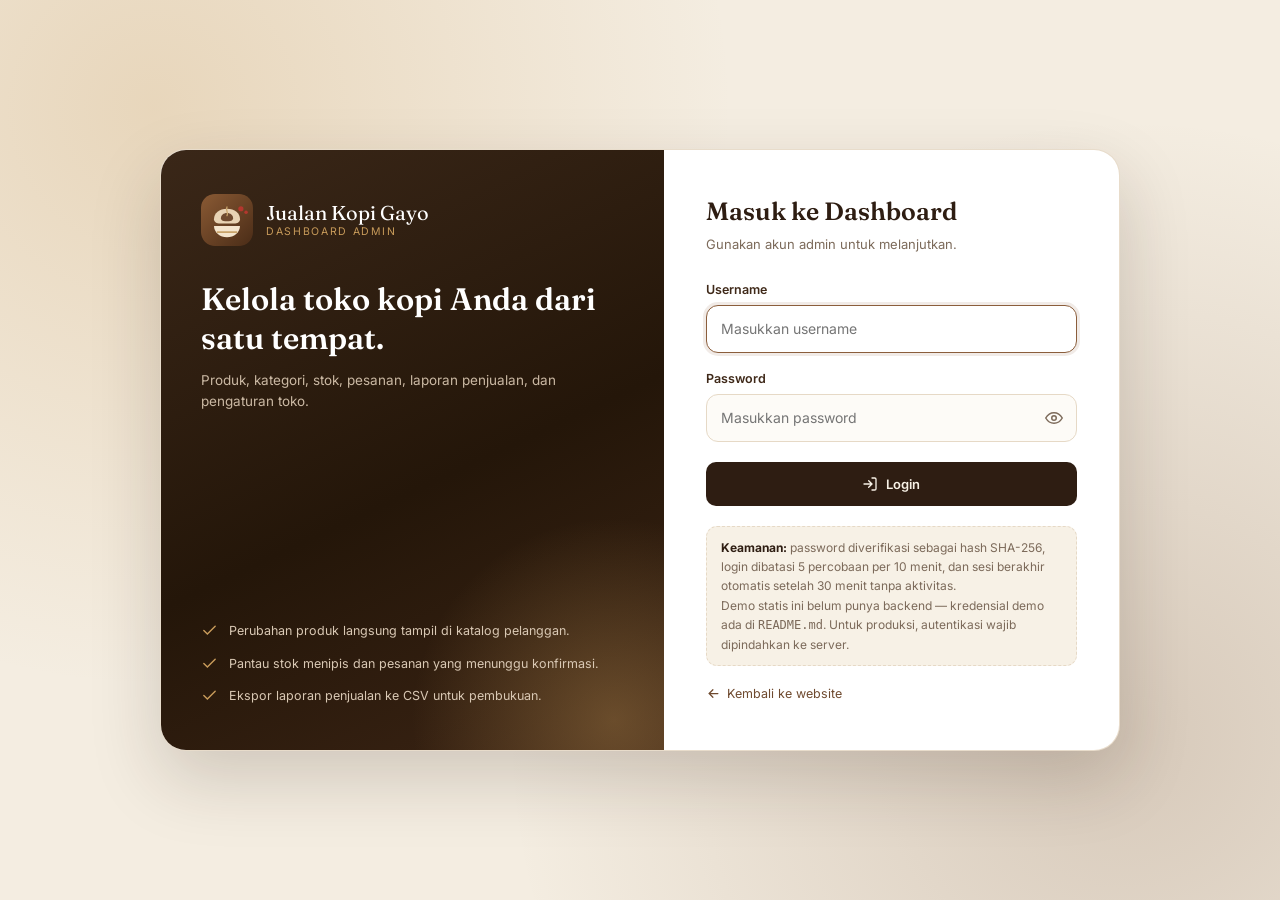
<file: admin.html>
<!DOCTYPE html>
<html lang="id">
<head>
  <meta charset="UTF-8" />
  <meta name="viewport" content="width=device-width, initial-scale=1.0" />
  <title>Dashboard Admin — Jualan Kopi Gayo</title>
  <meta name="robots" content="noindex, nofollow" />
  <link rel="icon" href="assets/logo.svg" type="image/svg+xml" />
  <link rel="preconnect" href="https://fonts.googleapis.com" />
  <link rel="preconnect" href="https://fonts.gstatic.com" crossorigin />
  <link href="https://fonts.googleapis.com/css2?family=Fraunces:opsz,wght@9..144,500;9..144,600&family=Inter:wght@400;500;600;700&display=swap" rel="stylesheet" />
  <link rel="stylesheet" href="css/admin.css" />
</head>
<body>
  <!-- ============ LOGIN ============ -->
  <section class="login-page" id="loginView">
    <div class="login-card">
      <div class="login-brand">
        <div class="brand-row">
          <img src="assets/logo.svg" alt="Logo Jualan Kopi Gayo" id="loginLogo" />
          <div>
            <div class="brand-name" id="loginBrandName">Jualan Kopi Gayo</div>
            <div class="brand-sub">Dashboard Admin</div>
          </div>
        </div>
        <h1>Kelola toko kopi Anda dari satu tempat.</h1>
        <p>Produk, kategori, stok, pesanan, laporan penjualan, dan pengaturan toko.</p>
        <ul class="login-points">
          <li>
            <svg viewBox="0 0 24 24" fill="none" stroke="currentColor" stroke-width="2" stroke-linecap="round"><path d="M20 6L9 17l-5-5"/></svg>
            <span>Perubahan produk langsung tampil di katalog pelanggan.</span>
          </li>
          <li>
            <svg viewBox="0 0 24 24" fill="none" stroke="currentColor" stroke-width="2" stroke-linecap="round"><path d="M20 6L9 17l-5-5"/></svg>
            <span>Pantau stok menipis dan pesanan yang menunggu konfirmasi.</span>
          </li>
          <li>
            <svg viewBox="0 0 24 24" fill="none" stroke="currentColor" stroke-width="2" stroke-linecap="round"><path d="M20 6L9 17l-5-5"/></svg>
            <span>Ekspor laporan penjualan ke CSV untuk pembukuan.</span>
          </li>
        </ul>
      </div>

      <div class="login-form-wrap">
        <h2>Masuk ke Dashboard</h2>
        <p>Gunakan akun admin untuk melanjutkan.</p>

        <div class="login-error" id="loginError" role="alert">
          <svg viewBox="0 0 24 24" fill="none" stroke="currentColor" stroke-width="2" stroke-linecap="round"><circle cx="12" cy="12" r="10"/><path d="M12 8v4M12 16h.01"/></svg>
          <span>Username atau password salah. Silakan coba lagi.</span>
        </div>

        <form id="loginForm" novalidate>
          <div class="form-group">
            <label for="loginUsername">Username</label>
            <div class="input-wrap">
              <input type="text" id="loginUsername" placeholder="Masukkan username" autocomplete="username" autocapitalize="none" spellcheck="false" />
            </div>
          </div>
          <div class="form-group">
            <label for="loginPassword">Password</label>
            <div class="input-wrap">
              <input type="password" id="loginPassword" placeholder="Masukkan password" autocomplete="current-password" />
              <button type="button" class="toggle-pass" id="togglePassword" aria-label="Tampilkan password" aria-pressed="false">
                <svg id="eyeIcon" viewBox="0 0 24 24" fill="none" stroke="currentColor" stroke-width="2" stroke-linecap="round"><path d="M1 12s4-7 11-7 11 7 11 7-4 7-11 7-11-7-11-7z"/><circle cx="12" cy="12" r="3"/></svg>
              </button>
            </div>
          </div>
          <button class="btn btn-primary btn-block" type="submit" style="height:44px;margin-top:4px">
            <svg viewBox="0 0 24 24" fill="none" stroke="currentColor" stroke-width="2" stroke-linecap="round"><path d="M15 3h4a2 2 0 0 1 2 2v14a2 2 0 0 1-2 2h-4"/><path d="M10 17l5-5-5-5M15 12H3"/></svg>
            Login
          </button>
        </form>

        <div class="login-hint">
          <strong>Keamanan:</strong> password diverifikasi sebagai hash SHA-256, login dibatasi 5 percobaan per 10 menit, dan sesi berakhir otomatis setelah 30 menit tanpa aktivitas.<br />
          Demo statis ini belum punya backend — kredensial demo ada di <code>README.md</code>. Untuk produksi, autentikasi wajib dipindahkan ke server.
        </div>

        <a class="login-back" href="index.html">
          <svg viewBox="0 0 24 24" fill="none" stroke="currentColor" stroke-width="2" stroke-linecap="round"><path d="M19 12H5M11 18l-6-6 6-6"/></svg>
          Kembali ke website
        </a>
      </div>
    </div>
  </section>

  <!-- ============ APP ============ -->
  <div class="app" id="appView" hidden>
    <aside class="sidebar" id="sidebar" aria-label="Navigasi dashboard">
      <div class="sidebar-brand">
        <img src="assets/logo.svg" alt="Logo toko" id="sidebarLogo" />
        <div class="sidebar-brand-text">
          <strong id="sidebarStoreName">Jualan Kopi Gayo</strong>
          <span>Admin Panel</span>
        </div>
      </div>

      <nav class="side-nav">
        <div class="side-section-label">Menu Utama</div>
        <button class="side-link active" data-view="dashboard" type="button">
          <svg viewBox="0 0 24 24" fill="none" stroke="currentColor" stroke-width="2" stroke-linecap="round"><rect x="3" y="3" width="7" height="9" rx="1.5"/><rect x="14" y="3" width="7" height="5" rx="1.5"/><rect x="14" y="12" width="7" height="9" rx="1.5"/><rect x="3" y="16" width="7" height="5" rx="1.5"/></svg>
          <span>Dashboard</span>
        </button>
        <button class="side-link" data-view="produk" type="button">
          <svg viewBox="0 0 24 24" fill="none" stroke="currentColor" stroke-width="2" stroke-linecap="round"><path d="M21 8l-9-5-9 5 9 5 9-5z"/><path d="M3 8v8l9 5 9-5V8"/><path d="M12 13v8"/></svg>
          <span>Kelola Produk</span>
        </button>
        <button class="side-link" data-view="kategori" type="button">
          <svg viewBox="0 0 24 24" fill="none" stroke="currentColor" stroke-width="2" stroke-linecap="round"><path d="M20.6 13.4L11 3.8A2 2 0 0 0 9.6 3H4a1 1 0 0 0-1 1v5.6a2 2 0 0 0 .6 1.4l9.6 9.6a2 2 0 0 0 2.8 0l4.6-4.6a2 2 0 0 0 0-2.6z"/><circle cx="7.5" cy="7.5" r="1.2"/></svg>
          <span>Kategori Produk</span>
        </button>
        <button class="side-link" data-view="stok" type="button">
          <svg viewBox="0 0 24 24" fill="none" stroke="currentColor" stroke-width="2" stroke-linecap="round"><path d="M3 7l9-4 9 4v10l-9 4-9-4z"/><path d="M3 7l9 4 9-4M12 11v10"/></svg>
          <span>Stok Produk</span>
        </button>
        <button class="side-link" data-view="pesanan" type="button">
          <svg viewBox="0 0 24 24" fill="none" stroke="currentColor" stroke-width="2" stroke-linecap="round"><circle cx="9" cy="21" r="1"/><circle cx="20" cy="21" r="1"/><path d="M1 1h4l2.7 13.4a2 2 0 0 0 2 1.6h9.7a2 2 0 0 0 2-1.6L23 6H6"/></svg>
          <span>Pesanan</span>
          <span class="side-badge" id="pendingBadge" hidden>0</span>
        </button>

        <div class="side-section-label">Analitik &amp; Toko</div>
        <button class="side-link" data-view="laporan" type="button">
          <svg viewBox="0 0 24 24" fill="none" stroke="currentColor" stroke-width="2" stroke-linecap="round"><path d="M3 3v18h18"/><path d="M7 15l4-5 3 3 5-7"/></svg>
          <span>Laporan Penjualan</span>
        </button>
        <button class="side-link" data-view="pengaturan" type="button">
          <svg viewBox="0 0 24 24" fill="none" stroke="currentColor" stroke-width="2" stroke-linecap="round"><circle cx="12" cy="12" r="3"/><path d="M19.4 15a1.6 1.6 0 0 0 .3 1.8l.1.1a2 2 0 1 1-2.8 2.8l-.1-.1a1.6 1.6 0 0 0-1.8-.3 1.6 1.6 0 0 0-1 1.5V21a2 2 0 1 1-4 0v-.1A1.6 1.6 0 0 0 9 19.4a1.6 1.6 0 0 0-1.8.3l-.1.1a2 2 0 1 1-2.8-2.8l.1-.1a1.6 1.6 0 0 0 .3-1.8 1.6 1.6 0 0 0-1.5-1H3a2 2 0 1 1 0-4h.1A1.6 1.6 0 0 0 4.6 9a1.6 1.6 0 0 0-.3-1.8l-.1-.1a2 2 0 1 1 2.8-2.8l.1.1a1.6 1.6 0 0 0 1.8.3H9a1.6 1.6 0 0 0 1-1.5V3a2 2 0 1 1 4 0v.1a1.6 1.6 0 0 0 1 1.5 1.6 1.6 0 0 0 1.8-.3l.1-.1a2 2 0 1 1 2.8 2.8l-.1.1a1.6 1.6 0 0 0-.3 1.8V9a1.6 1.6 0 0 0 1.5 1H21a2 2 0 1 1 0 4h-.1a1.6 1.6 0 0 0-1.5 1z"/></svg>
          <span>Pengaturan Toko</span>
        </button>
      </nav>

      <div class="sidebar-foot">
        <button class="side-link" id="logoutSide" type="button">
          <svg viewBox="0 0 24 24" fill="none" stroke="currentColor" stroke-width="2" stroke-linecap="round"><path d="M9 21H5a2 2 0 0 1-2-2V5a2 2 0 0 1 2-2h4"/><path d="M16 17l5-5-5-5M21 12H9"/></svg>
          <span>Logout</span>
        </button>
        <small>Demo · data lokal browser</small>
      </div>
    </aside>

    <div class="overlay-backdrop" id="sidebarOverlay"></div>

    <div class="app-main">
      <header class="topbar">
        <button class="btn-icon menu-btn" id="menuToggle" type="button" aria-label="Buka menu">
          <svg viewBox="0 0 24 24" fill="none" stroke="currentColor" stroke-width="2" stroke-linecap="round"><path d="M3 6h18M3 12h18M3 18h18"/></svg>
        </button>
        <button class="btn-icon menu-btn" id="sidebarCollapse" type="button" aria-label="Ciutkan sidebar" title="Ciutkan sidebar" style="display:none">
          <svg viewBox="0 0 24 24" fill="none" stroke="currentColor" stroke-width="2" stroke-linecap="round"><path d="M9 18l6-6-6-6"/></svg>
        </button>
        <div class="topbar-titles">
          <h1 id="pageTitle">Ringkasan Dashboard</h1>
          <p id="pageSubtitle">Pantau performa toko kopi Anda</p>
        </div>
        <div class="topbar-right">
          <div class="clock">
            <strong id="clockTime">--:--:--</strong>
            <span id="clockDate">—</span>
          </div>
          <div class="admin-chip">
            <span class="avatar" id="adminAvatar">A</span>
            <div class="admin-chip-text">
              <strong id="adminName">Admin</strong>
              <span>Pemilik toko</span>
            </div>
          </div>
          <button class="btn-icon danger" id="logoutBtn" type="button" aria-label="Logout" title="Logout">
            <svg viewBox="0 0 24 24" fill="none" stroke="currentColor" stroke-width="2" stroke-linecap="round"><path d="M9 21H5a2 2 0 0 1-2-2V5a2 2 0 0 1 2-2h4"/><path d="M16 17l5-5-5-5M21 12H9"/></svg>
          </button>
        </div>
      </header>

      <main class="view-wrap">
        <div id="view" class="view" aria-live="polite"></div>
      </main>
    </div>
  </div>

  <div class="modal-root" id="modalRoot" aria-hidden="true"></div>
  <div class="toast-stack" id="toastStack" aria-live="polite"></div>

  <script src="js/security.js"></script>
  <script src="js/data.js"></script>
  <script src="js/store.js"></script>
  <script src="js/admin.js"></script>
</body>
</html>
</file>
<file: css/admin.css>
/* =========================================================
   Jualan Kopi Gayo — Dashboard Admin
   ========================================================= */
:root {
  --dark: #2E1D12;
  --dark-2: #3F2919;
  --coffee: #6F4A2F;
  --coffee-2: #8B5E3C;
  --gold: #C89B5A;
  --cream: #F7F1E6;
  --cream-2: #EFE4D2;
  --white: #FFFFFF;
  --ink: #33251B;
  --muted: #7C6A5A;
  --green: #2F7D53;
  --green-bg: #E4F1E9;
  --red: #B4372E;
  --red-bg: #FBE8E6;
  --amber: #9A6B1F;
  --amber-bg: #FBF0DC;
  --blue: #2C5F86;
  --blue-bg: #E4EEF6;
  --line: #E6D9C6;
  --shadow-sm: 0 1px 3px rgba(46, 29, 18, .07);
  --shadow: 0 12px 32px rgba(46, 29, 18, .1);
  --sidebar-w: 262px;
  --sidebar-w-collapsed: 86px;
  --font-body: "Inter", "Segoe UI", system-ui, -apple-system, sans-serif;
  --font-head: "Fraunces", Georgia, serif;
}

* { box-sizing: border-box; }
html, body { height: 100%; }
body {
  margin: 0;
  font-family: var(--font-body);
  background: #F6F1E8;
  color: var(--ink);
  font-size: 14px;
  line-height: 1.55;
  -webkit-font-smoothing: antialiased;
}
h1, h2, h3, h4 { margin: 0; font-family: var(--font-head); color: var(--dark); font-weight: 600; line-height: 1.25; }
a { color: inherit; text-decoration: none; }
button, input, select, textarea { font: inherit; color: inherit; }
button { cursor: pointer; }
img { max-width: 100%; display: block; }
ul { margin: 0; padding: 0; list-style: none; }
[hidden] { display: none !important; }
::selection { background: rgba(200, 155, 90, .35); }

::-webkit-scrollbar { width: 10px; height: 10px; }
::-webkit-scrollbar-thumb { background: #CFBEA9; border-radius: 8px; border: 3px solid transparent; background-clip: content-box; }
::-webkit-scrollbar-thumb:hover { background: #B7A38A; background-clip: content-box; }

/* ---------------- Login ---------------- */
.login-page {
  min-height: 100vh;
  display: grid;
  place-items: center;
  padding: 28px 20px;
  background:
    radial-gradient(circle at 12% 12%, rgba(200, 155, 90, .28), transparent 42%),
    radial-gradient(circle at 88% 82%, rgba(111, 74, 47, .22), transparent 46%),
    #F4EDE1;
}
.login-card {
  width: min(960px, 100%);
  display: grid;
  grid-template-columns: 1.05fr .95fr;
  background: var(--white);
  border-radius: 26px;
  overflow: hidden;
  box-shadow: 0 28px 70px rgba(46, 29, 18, .18);
  border: 1px solid rgba(230, 217, 198, .9);
}
.login-brand {
  background: linear-gradient(155deg, #3A2718 0%, #241609 55%, #3B2414 100%);
  color: #EBDCC7;
  padding: 44px 40px;
  position: relative;
  overflow: hidden;
  display: flex;
  flex-direction: column;
}
.login-brand::after {
  content: "";
  position: absolute;
  width: 420px;
  height: 420px;
  border-radius: 50%;
  right: -160px;
  bottom: -180px;
  background: radial-gradient(circle, rgba(200, 155, 90, .35), transparent 68%);
}
.login-brand .brand-row { display: flex; align-items: center; gap: 13px; position: relative; z-index: 1; }
.login-brand img { width: 52px; height: 52px; border-radius: 14px; }
.login-brand .brand-name { font-family: var(--font-head); font-size: 20px; color: #fff; line-height: 1.15; }
.login-brand .brand-sub { font-size: 10.5px; letter-spacing: .16em; text-transform: uppercase; color: var(--gold); }
.login-brand h1 { color: #fff; font-size: 31px; margin: 34px 0 12px; position: relative; z-index: 1; }
.login-brand p { color: #CBB9A4; font-size: 13.5px; margin: 0 0 26px; position: relative; z-index: 1; }
.login-points { display: grid; gap: 13px; position: relative; z-index: 1; margin-top: auto; }
.login-points li { display: flex; gap: 11px; align-items: flex-start; font-size: 12.5px; color: #D9C8B4; }
.login-points svg { width: 17px; height: 17px; color: var(--gold); flex-shrink: 0; margin-top: 1px; }
.login-form-wrap { padding: 46px 42px; display: flex; flex-direction: column; justify-content: center; }
.login-form-wrap h2 { font-size: 25px; margin-bottom: 6px; }
.login-form-wrap > p { color: var(--muted); font-size: 13px; margin: 0 0 26px; }
.form-group { display: grid; gap: 6px; margin-bottom: 16px; }
.form-group label { font-size: 12.5px; font-weight: 600; color: var(--dark-2); }
.input-wrap { position: relative; }
.input-wrap input {
  width: 100%;
  padding: 12px 14px;
  border-radius: 12px;
  border: 1px solid var(--line);
  background: #FDFBF7;
  outline: none;
  transition: border-color .16s ease, box-shadow .16s ease;
  font-size: 14px;
}
.input-wrap input:focus { border-color: var(--coffee-2); box-shadow: 0 0 0 3px rgba(139, 94, 60, .12); background: #fff; }
.input-wrap input[type="password"], .input-wrap input.has-toggle { padding-right: 46px; }
.toggle-pass {
  position: absolute;
  right: 6px;
  top: 50%;
  transform: translateY(-50%);
  width: 34px;
  height: 34px;
  border: none;
  background: transparent;
  border-radius: 8px;
  display: grid;
  place-items: center;
  color: var(--muted);
}
.toggle-pass:hover { background: var(--cream); color: var(--coffee); }
.toggle-pass svg { width: 18px; height: 18px; }
.login-error {
  display: none;
  gap: 8px;
  align-items: flex-start;
  background: var(--red-bg);
  color: #8C2A22;
  border-radius: 11px;
  padding: 10px 13px;
  font-size: 12.5px;
  margin-bottom: 16px;
  border: 1px solid #F2CFCB;
}
.login-error.show { display: flex; }
.login-error svg { width: 16px; height: 16px; flex-shrink: 0; margin-top: 1px; }
.login-hint {
  margin-top: 20px;
  font-size: 12px;
  color: var(--muted);
  background: var(--cream);
  border: 1px dashed var(--line);
  border-radius: 11px;
  padding: 11px 14px;
  line-height: 1.6;
}
.login-hint strong { color: var(--dark); }
.login-back { margin-top: 18px; font-size: 12.5px; color: var(--coffee); display: inline-flex; align-items: center; gap: 6px; }
.login-back:hover { text-decoration: underline; }
.login-back svg { width: 15px; height: 15px; }

/* ---------------- Buttons ---------------- */
.btn {
  display: inline-flex;
  align-items: center;
  justify-content: center;
  gap: 8px;
  padding: 10px 17px;
  border-radius: 10px;
  border: 1px solid transparent;
  font-size: 13px;
  font-weight: 600;
  transition: background .16s ease, border-color .16s ease, color .16s ease, transform .16s ease;
  white-space: nowrap;
}
.btn:active { transform: translateY(1px); }
.btn svg { width: 16px; height: 16px; }
.btn-primary { background: var(--dark); color: var(--cream); }
.btn-primary:hover { background: var(--coffee); }
.btn-outline { background: var(--white); border-color: var(--line); color: var(--dark-2); }
.btn-outline:hover { border-color: var(--coffee-2); background: #FBF7F0; }
.btn-danger { background: var(--red); color: #fff; }
.btn-danger:hover { background: #9C2C24; }
.btn-ghost { background: transparent; color: var(--coffee); }
.btn-ghost:hover { background: rgba(111, 74, 47, .08); }
.btn-sm { padding: 7px 12px; font-size: 12px; border-radius: 8px; }
.btn-sm svg { width: 14px; height: 14px; }
.btn-block { width: 100%; }
.btn[disabled] { opacity: .5; cursor: not-allowed; }
.btn-icon {
  width: 34px;
  height: 34px;
  padding: 0;
  border-radius: 9px;
  border: 1px solid var(--line);
  background: var(--white);
  color: var(--coffee);
  display: inline-grid;
  place-items: center;
}
.btn-icon:hover { background: var(--cream); border-color: #D6C3AA; }
.btn-icon.danger:hover { background: var(--red-bg); color: var(--red); border-color: #F0CCC8; }
.btn-icon svg { width: 15px; height: 15px; }

/* ---------------- Layout ---------------- */
.app { display: flex; min-height: 100vh; }
.sidebar {
  position: fixed;
  inset: 0 auto 0 0;
  width: var(--sidebar-w);
  background: linear-gradient(180deg, #2E1D12 0%, #241610 60%, #1E120C 100%);
  color: #CBB9A4;
  display: flex;
  flex-direction: column;
  z-index: 60;
  transition: width .22s ease, transform .25s ease;
  overflow: hidden;
}
.sidebar-brand {
  display: flex;
  align-items: center;
  gap: 12px;
  padding: 22px 20px 20px;
  border-bottom: 1px solid rgba(255, 255, 255, .08);
  min-height: 84px;
}
.sidebar-brand img { width: 42px; height: 42px; border-radius: 12px; flex-shrink: 0; }
.sidebar-brand-text { min-width: 0; }
.sidebar-brand-text strong { display: block; color: #fff; font-family: var(--font-head); font-size: 16px; font-weight: 600; white-space: nowrap; overflow: hidden; text-overflow: ellipsis; }
.sidebar-brand-text span { font-size: 10px; letter-spacing: .14em; text-transform: uppercase; color: var(--gold); white-space: nowrap; }
.side-nav { padding: 16px 12px; display: grid; gap: 4px; overflow-y: auto; flex: 1; }
.side-section-label {
  font-size: 9.5px;
  letter-spacing: .16em;
  text-transform: uppercase;
  color: #8C7460;
  padding: 10px 12px 6px;
  white-space: nowrap;
}
.side-link {
  display: flex;
  align-items: center;
  gap: 12px;
  padding: 10px 12px;
  border-radius: 10px;
  border: none;
  background: transparent;
  color: #C6B4A0;
  font-size: 13.5px;
  text-align: left;
  position: relative;
  transition: background .15s ease, color .15s ease;
  width: 100%;
}
.side-link svg { width: 18px; height: 18px; flex-shrink: 0; opacity: .85; }
.side-link:hover { background: rgba(255, 255, 255, .06); color: #fff; }
.side-link.active { background: rgba(200, 155, 90, .16); color: #fff; }
.side-link.active::before {
  content: "";
  position: absolute;
  left: 0;
  top: 8px;
  bottom: 8px;
  width: 3px;
  border-radius: 0 3px 3px 0;
  background: var(--gold);
}
.side-link.active svg { color: var(--gold); opacity: 1; }
.side-link .side-badge {
  margin-left: auto;
  background: var(--red);
  color: #fff;
  font-size: 10px;
  font-weight: 700;
  padding: 1px 7px;
  border-radius: 999px;
}
.sidebar-foot { padding: 14px 12px 18px; border-top: 1px solid rgba(255, 255, 255, .08); }
.sidebar-foot .side-link:hover { background: rgba(180, 55, 46, .18); color: #FFD9D4; }
.sidebar-foot small { display: block; color: #7E6753; font-size: 10.5px; padding: 8px 12px 0; white-space: nowrap; }

.sidebar-collapsed .sidebar { width: var(--sidebar-w-collapsed); }
.sidebar-collapsed .sidebar-brand-text,
.sidebar-collapsed .side-link span,
.sidebar-collapsed .side-section-label,
.sidebar-collapsed .sidebar-foot small,
.sidebar-collapsed .side-badge { display: none; }
.sidebar-collapsed .sidebar-brand { justify-content: center; padding-inline: 12px; }
.sidebar-collapsed .side-link { justify-content: center; padding: 12px; }
.sidebar-collapsed .sidebar-foot { padding-inline: 12px; }
.sidebar-collapsed .app-main { margin-left: var(--sidebar-w-collapsed); }

.app-main { margin-left: var(--sidebar-w); flex: 1; min-width: 0; transition: margin .22s ease; display: flex; flex-direction: column; }

.topbar {
  position: sticky;
  top: 0;
  z-index: 40;
  background: rgba(255, 255, 255, .92);
  backdrop-filter: blur(10px);
  border-bottom: 1px solid var(--line);
  padding: 13px 26px;
  display: flex;
  align-items: center;
  gap: 16px;
}
.menu-btn { display: none; }
.topbar-titles { min-width: 0; }
.topbar-titles h1 { font-size: 21px; white-space: nowrap; overflow: hidden; text-overflow: ellipsis; }
.topbar-titles p { margin: 1px 0 0; font-size: 12px; color: var(--muted); }
.topbar-right { margin-left: auto; display: flex; align-items: center; gap: 16px; }
.clock { text-align: right; line-height: 1.3; }
.clock strong { display: block; font-size: 13px; color: var(--dark); font-variant-numeric: tabular-nums; }
.clock span { font-size: 11px; color: var(--muted); }
.admin-chip {
  display: flex;
  align-items: center;
  gap: 9px;
  padding: 6px 12px 6px 6px;
  border: 1px solid var(--line);
  border-radius: 999px;
  background: var(--white);
}
.avatar {
  width: 32px;
  height: 32px;
  border-radius: 50%;
  background: linear-gradient(140deg, var(--coffee-2), var(--dark));
  color: #fff;
  display: grid;
  place-items: center;
  font-size: 13px;
  font-weight: 700;
  flex-shrink: 0;
}
.admin-chip strong { display: block; font-size: 12.5px; line-height: 1.2; color: var(--dark); }
.admin-chip span { font-size: 10.5px; color: var(--muted); }

.view-wrap { padding: 26px; flex: 1; }
.view { animation: viewIn .22s ease; }
@keyframes viewIn { from { opacity: 0; transform: translateY(6px); } to { opacity: 1; transform: none; } }

.greeting { display: flex; align-items: flex-end; justify-content: space-between; gap: 16px; flex-wrap: wrap; margin-bottom: 18px; }
.greeting h2 { font-size: 22px; }
.greeting p { margin: 3px 0 0; font-size: 12.5px; color: var(--muted); }

/* ---------------- Cards & panels ---------------- */
.cards-grid {
  display: grid;
  grid-template-columns: repeat(auto-fit, minmax(190px, 1fr));
  gap: 14px;
  margin-bottom: 20px;
}
.stat-card {
  background: var(--white);
  border: 1px solid var(--line);
  border-radius: 15px;
  padding: 16px 18px;
  display: flex;
  gap: 13px;
  align-items: flex-start;
  box-shadow: var(--shadow-sm);
  min-width: 0;
}
.stat-icon {
  width: 40px;
  height: 40px;
  border-radius: 11px;
  display: grid;
  place-items: center;
  background: var(--cream);
  color: var(--coffee);
  flex-shrink: 0;
}
.stat-icon svg { width: 19px; height: 19px; }
.stat-icon.green { background: var(--green-bg); color: var(--green); }
.stat-icon.amber { background: var(--amber-bg); color: var(--amber); }
.stat-icon.red { background: var(--red-bg); color: var(--red); }
.stat-icon.blue { background: var(--blue-bg); color: var(--blue); }
.stat-meta { min-width: 0; }
.stat-meta span { display: block; font-size: 11.5px; color: var(--muted); margin-bottom: 3px; }
.stat-meta strong { display: block; font-size: 21px; font-family: var(--font-head); color: var(--dark); line-height: 1.15; word-break: break-word; }
.stat-meta small { display: block; font-size: 10.5px; color: var(--muted); margin-top: 3px; }

.panel {
  background: var(--white);
  border: 1px solid var(--line);
  border-radius: 16px;
  box-shadow: var(--shadow-sm);
  overflow: hidden;
  margin-bottom: 20px;
}
.panel-head {
  display: flex;
  align-items: center;
  gap: 12px;
  padding: 16px 20px;
  border-bottom: 1px solid #F0E6D8;
  flex-wrap: wrap;
}
.panel-head h3 { font-size: 16px; }
.panel-head p { margin: 1px 0 0; font-size: 11.5px; color: var(--muted); }
.panel-head .panel-actions { margin-left: auto; display: flex; gap: 8px; align-items: center; }
.panel-body { padding: 20px; }
.panel-body.flush { padding: 0; }
.two-col { display: grid; grid-template-columns: 1.35fr .65fr; gap: 20px; align-items: start; }
.two-col > .panel { margin-bottom: 0; }

/* ---------------- Chart ---------------- */
.chart-bars {
  display: flex;
  align-items: flex-end;
  gap: 8px;
  height: 210px;
  padding: 26px 0 0;
}
.bar-col { flex: 1; min-width: 0; height: 100%; display: flex; flex-direction: column; justify-content: flex-end; gap: 7px; }
.bar-wrap { flex: 1; display: flex; align-items: flex-end; }
.bar {
  width: 100%;
  min-height: 4px;
  border-radius: 7px 7px 3px 3px;
  background: linear-gradient(180deg, #C89B5A 0%, #8B5E3C 100%);
  position: relative;
  transition: height .45s ease, filter .16s ease;
}
.bar:hover { filter: brightness(1.08); }
.bar span {
  position: absolute;
  top: -17px;
  left: 50%;
  transform: translateX(-50%);
  font-size: 9.5px;
  color: var(--muted);
  white-space: nowrap;
}
.chart-bars.dense .bar span { display: none; }
.bar-label { font-size: 10.5px; color: var(--muted); text-align: center; white-space: nowrap; overflow: hidden; text-overflow: ellipsis; }
.chart-empty {
  height: 210px;
  display: grid;
  place-items: center;
  text-align: center;
  gap: 6px;
  color: var(--muted);
  background: repeating-linear-gradient(0deg, transparent, transparent 41px, #F4EADC 41px, #F4EADC 42px);
  border-radius: 10px;
}
.chart-empty svg { width: 30px; height: 30px; color: #C6AF93; }
.chart-empty strong { display: block; font-size: 13px; color: var(--dark-2); }
.chart-empty span { font-size: 11.5px; }

.hbar-list { display: grid; gap: 15px; }
.hbar-row { display: grid; gap: 6px; }
.hbar-top { display: flex; justify-content: space-between; gap: 10px; font-size: 12px; }
.hbar-top strong { font-weight: 600; color: var(--dark); overflow: hidden; text-overflow: ellipsis; white-space: nowrap; }
.hbar-top span { color: var(--muted); white-space: nowrap; font-size: 11px; }
.hbar-track { height: 8px; border-radius: 999px; background: #F1E7D8; overflow: hidden; }
.hbar-fill { height: 100%; border-radius: 999px; background: linear-gradient(90deg, #8B5E3C, #C89B5A); }

/* ---------------- Tables ---------------- */
.table-wrap { width: 100%; overflow-x: auto; }
table.data-table { width: 100%; border-collapse: collapse; min-width: 680px; font-size: 12.5px; }
table.data-table th {
  text-align: left;
  font-size: 10.5px;
  letter-spacing: .07em;
  text-transform: uppercase;
  color: var(--muted);
  font-weight: 600;
  padding: 11px 16px;
  background: #FBF6EE;
  border-bottom: 1px solid var(--line);
  white-space: nowrap;
}
table.data-table td { padding: 12px 16px; border-bottom: 1px solid #F3EADF; vertical-align: middle; }
table.data-table tbody tr:last-child td { border-bottom: none; }
table.data-table tbody tr:hover td { background: #FDFAF5; }
.cell-strong { font-weight: 600; color: var(--dark); }
.cell-muted { color: var(--muted); font-size: 11.5px; }
.cell-actions { display: flex; gap: 6px; justify-content: flex-end; }
.product-cell { display: flex; align-items: center; gap: 11px; min-width: 180px; }
.product-cell img {
  width: 42px;
  height: 42px;
  border-radius: 9px;
  object-fit: cover;
  border: 1px solid var(--line);
  background: var(--cream-2);
  flex-shrink: 0;
}
.product-cell .name { font-weight: 600; color: var(--dark); line-height: 1.3; }
.product-cell .id { font-size: 10.5px; color: var(--muted); }
.price-now { font-weight: 600; color: var(--dark); white-space: nowrap; }
.stock-number { font-variant-numeric: tabular-nums; font-weight: 600; }

.badge {
  display: inline-flex;
  align-items: center;
  gap: 4px;
  padding: 3px 9px;
  border-radius: 999px;
  font-size: 10.5px;
  font-weight: 600;
  white-space: nowrap;
  background: #F2ECE2;
  color: #6E5B49;
}
.badge .dot { width: 5px; height: 5px; border-radius: 50%; background: currentColor; }
.badge-success { background: var(--green-bg); color: #256943; }
.badge-warning { background: var(--amber-bg); color: var(--amber); }
.badge-danger { background: var(--red-bg); color: var(--red); }
.badge-info { background: var(--blue-bg); color: var(--blue); }
.badge-neutral { background: #F1EBE2; color: #6E5B49; }

.status-select {
  padding: 5px 28px 5px 9px;
  border-radius: 8px;
  border: 1px solid var(--line);
  background-color: #FDFBF7;
  font-size: 11.5px;
  font-weight: 600;
  color: var(--dark-2);
  appearance: none;
  background-image: url("data:image/svg+xml,%3Csvg xmlns='http://www.w3.org/2000/svg' viewBox='0 0 24 24' fill='none' stroke='%237C6A5A' stroke-width='2' stroke-linecap='round'%3E%3Cpath d='M6 9l6 6 6-6'/%3E%3C/svg%3E");
  background-repeat: no-repeat;
  background-position: right 7px center;
  background-size: 13px;
  cursor: pointer;
  max-width: 170px;
}

/* ---------------- Toolbar ---------------- */
.toolbar {
  display: flex;
  flex-wrap: wrap;
  gap: 10px;
  align-items: center;
  margin-bottom: 16px;
}
.toolbar .search-box { position: relative; flex: 1 1 240px; max-width: 320px; }
.toolbar .search-box svg {
  position: absolute;
  left: 12px;
  top: 50%;
  transform: translateY(-50%);
  width: 15px;
  height: 15px;
  color: var(--muted);
  pointer-events: none;
}
.toolbar input[type="search"],
.toolbar select,
.form-field input,
.form-field select,
.form-field textarea {
  width: 100%;
  padding: 9px 12px;
  border-radius: 9px;
  border: 1px solid var(--line);
  background: #FDFBF7;
  font-size: 12.5px;
  outline: none;
  transition: border-color .16s ease, box-shadow .16s ease;
}
.toolbar input[type="search"] { padding-left: 36px; }
.toolbar input:focus, .toolbar select:focus,
.form-field input:focus, .form-field select:focus, .form-field textarea:focus {
  border-color: var(--coffee-2);
  box-shadow: 0 0 0 3px rgba(139, 94, 60, .1);
  background: #fff;
}
.toolbar select { width: auto; min-width: 150px; cursor: pointer; padding-right: 30px; }
.toolbar .spacer { margin-left: auto; }

.chip-row { display: flex; flex-wrap: wrap; gap: 8px; margin-bottom: 16px; }
.chip-btn {
  padding: 6px 13px;
  border-radius: 999px;
  border: 1px solid var(--line);
  background: var(--white);
  font-size: 12px;
  font-weight: 500;
  color: var(--dark-2);
}
.chip-btn:hover { border-color: var(--coffee-2); }
.chip-btn.active { background: var(--dark); color: var(--cream); border-color: var(--dark); }
.chip-btn .count { opacity: .7; margin-left: 4px; }

/* ---------------- Empty & loading ---------------- */
.empty {
  text-align: center;
  padding: 48px 22px;
  color: var(--muted);
}
.empty .empty-icon {
  width: 52px;
  height: 52px;
  border-radius: 15px;
  margin: 0 auto 14px;
  display: grid;
  place-items: center;
  background: var(--cream);
  color: var(--coffee-2);
}
.empty .empty-icon svg { width: 24px; height: 24px; }
.empty h3 { font-size: 17px; margin-bottom: 5px; }
.empty p { margin: 0 auto 16px; font-size: 12.5px; max-width: 380px; line-height: 1.65; }
.empty.small { padding: 30px 16px; }

.skeleton-grid { display: grid; grid-template-columns: repeat(auto-fit, minmax(190px, 1fr)); gap: 14px; margin-bottom: 20px; }
.skeleton {
  background: linear-gradient(90deg, #F1E8DB 25%, #F8F2E8 37%, #F1E8DB 63%);
  background-size: 400% 100%;
  animation: shimmer 1.3s ease infinite;
  border-radius: 14px;
  height: 92px;
}
.skeleton.wide { height: 280px; }
@keyframes shimmer { 0% { background-position: 100% 50%; } 100% { background-position: 0 50%; } }

.notice {
  display: flex;
  gap: 10px;
  align-items: flex-start;
  background: #FBF4E6;
  border: 1px solid #EEDDC2;
  border-radius: 11px;
  padding: 11px 14px;
  font-size: 12px;
  color: #6B5439;
  line-height: 1.6;
  margin-bottom: 18px;
}
.notice svg { width: 16px; height: 16px; color: #A8802F; flex-shrink: 0; margin-top: 2px; }
.notice strong { color: #4E3A22; }
.notice.info { background: #EEF4F9; border-color: #D5E4EF; color: #3A5A72; }
.notice.info svg { color: #3F7396; }

/* ---------------- Forms & modal ---------------- */
.form-grid { display: grid; grid-template-columns: 1fr 1fr; gap: 14px 16px; }
.form-field { display: grid; gap: 5px; min-width: 0; }
.form-field.full { grid-column: 1 / -1; }
.form-field label { font-size: 11.5px; font-weight: 600; color: var(--dark-2); }
.form-field label .req { color: var(--red); }
.form-field textarea { resize: vertical; min-height: 74px; }
.form-field input[type="number"] { font-variant-numeric: tabular-nums; }
.form-error { font-size: 10.5px; color: var(--red); display: none; }
.form-field.invalid input, .form-field.invalid select, .form-field.invalid textarea { border-color: var(--red); background: #FFF8F7; }
.form-field.invalid .form-error { display: block; }
.form-hint { font-size: 10.5px; color: var(--muted); }

.image-picker { display: flex; gap: 14px; align-items: flex-start; flex-wrap: wrap; }
.image-preview {
  width: 92px;
  height: 92px;
  border-radius: 12px;
  border: 1px solid var(--line);
  background: var(--cream-2);
  overflow: hidden;
  flex-shrink: 0;
  display: grid;
  place-items: center;
  color: var(--muted);
}
.image-preview img { width: 100%; height: 100%; object-fit: cover; }
.image-picker-fields { flex: 1 1 220px; min-width: 0; display: grid; gap: 8px; }
.file-btn { display: inline-flex; align-items: center; gap: 7px; font-size: 11.5px; font-weight: 600; color: var(--coffee); cursor: pointer; }
.file-btn input { display: none; }
.file-btn svg { width: 14px; height: 14px; }

.modal-root { position: fixed; inset: 0; z-index: 100; display: grid; place-items: center; padding: 18px; background: rgba(30, 19, 11, .5); backdrop-filter: blur(3px); opacity: 0; visibility: hidden; transition: opacity .2s ease, visibility .2s ease; }
.modal-root.open { opacity: 1; visibility: visible; }
.modal-card {
  background: var(--white);
  border-radius: 18px;
  width: min(780px, 100%);
  max-height: calc(100vh - 36px);
  display: flex;
  flex-direction: column;
  transform: translateY(12px);
  transition: transform .22s ease;
  box-shadow: 0 26px 60px rgba(46, 29, 18, .25);
}
.modal-root.open .modal-card { transform: none; }
.modal-card.sm { width: min(440px, 100%); }
.modal-card.lg { width: min(860px, 100%); }
.modal-head { padding: 17px 22px; border-bottom: 1px solid var(--line); display: flex; align-items: center; gap: 12px; }
.modal-head h3 { font-size: 17px; }
.modal-head p { margin: 1px 0 0; font-size: 11.5px; color: var(--muted); }
.modal-head .close-x { margin-left: auto; }
.close-x {
  width: 32px;
  height: 32px;
  border-radius: 9px;
  border: 1px solid var(--line);
  background: var(--white);
  display: grid;
  place-items: center;
  color: var(--muted);
  flex-shrink: 0;
}
.close-x:hover { background: var(--cream); color: var(--dark); }
.close-x svg { width: 16px; height: 16px; }
.modal-body { padding: 20px 22px; overflow-y: auto; }
.modal-foot { padding: 14px 22px; border-top: 1px solid var(--line); display: flex; gap: 9px; justify-content: flex-end; background: #FDFAF5; border-radius: 0 0 18px 18px; flex-wrap: wrap; }

/* ---------------- Stock ---------------- */
.stock-control { display: inline-flex; align-items: center; gap: 5px; }
.stock-control button {
  width: 28px;
  height: 28px;
  border-radius: 7px;
  border: 1px solid var(--line);
  background: var(--white);
  display: grid;
  place-items: center;
  color: var(--coffee);
  font-weight: 700;
}
.stock-control button:hover { background: var(--cream); }
.stock-control button svg { width: 12px; height: 12px; }
.stock-control input {
  width: 58px;
  padding: 6px 6px;
  text-align: center;
  border-radius: 7px;
  border: 1px solid var(--line);
  background: #FDFBF7;
  font-variant-numeric: tabular-nums;
  font-size: 12.5px;
  font-weight: 600;
}
.stock-control input:focus { outline: none; border-color: var(--coffee-2); box-shadow: 0 0 0 3px rgba(139, 94, 60, .1); }

/* ---------------- Category cards ---------------- */
.category-grid { display: grid; grid-template-columns: repeat(auto-fill, minmax(240px, 1fr)); gap: 14px; }
.category-card {
  border: 1px solid var(--line);
  border-radius: 13px;
  padding: 15px 16px;
  background: var(--white);
  display: flex;
  flex-direction: column;
  gap: 8px;
  transition: border-color .16s ease, box-shadow .16s ease;
}
.category-card:hover { border-color: #D8C4AA; box-shadow: var(--shadow-sm); }
.category-card .cat-top { display: flex; align-items: flex-start; gap: 10px; }
.category-card h4 { font-family: var(--font-body); font-size: 13.5px; font-weight: 600; color: var(--dark); }
.category-card p { margin: 0; font-size: 11.5px; color: var(--muted); line-height: 1.55; min-height: 34px; }
.category-card .cat-foot { display: flex; align-items: center; justify-content: space-between; gap: 8px; margin-top: auto; padding-top: 8px; border-top: 1px dashed #F0E5D6; }
.cat-count { font-size: 11px; color: var(--muted); }
.cat-count strong { color: var(--dark); }
.cat-actions { display: flex; gap: 5px; }

/* ---------------- Detail blocks ---------------- */
.detail-list { display: grid; grid-template-columns: 1fr 1fr; gap: 12px 20px; }
.detail-list div { font-size: 12.5px; }
.detail-list span { display: block; font-size: 10px; letter-spacing: .07em; text-transform: uppercase; color: var(--muted); margin-bottom: 2px; }
.detail-list strong { color: var(--dark); font-weight: 600; }
.detail-hero { display: flex; gap: 16px; align-items: flex-start; margin-bottom: 18px; }
.detail-hero img { width: 96px; height: 96px; border-radius: 13px; object-fit: cover; border: 1px solid var(--line); background: var(--cream-2); }
.detail-hero h4 { font-size: 19px; margin-bottom: 4px; }
.detail-hero p { margin: 0; font-size: 12px; color: var(--muted); }
.order-items-table { width: 100%; border-collapse: collapse; font-size: 12px; margin: 6px 0 4px; }
.order-items-table th { text-align: left; font-size: 10px; text-transform: uppercase; letter-spacing: .06em; color: var(--muted); padding: 7px 0; border-bottom: 1px solid var(--line); }
.order-items-table td { padding: 8px 0; border-bottom: 1px dashed #F1E7D9; }
.order-items-table td:last-child, .order-items-table th:last-child { text-align: right; }
.order-total { display: flex; justify-content: space-between; align-items: baseline; padding-top: 12px; font-size: 13px; }

/* ---------------- Confirm ---------------- */
.confirm-icon {
  width: 46px;
  height: 46px;
  border-radius: 13px;
  display: grid;
  place-items: center;
  background: var(--red-bg);
  color: var(--red);
  margin-bottom: 12px;
}
.confirm-icon.warn { background: var(--amber-bg); color: var(--amber); }
.confirm-icon svg { width: 22px; height: 22px; }
.confirm-text { font-size: 13px; color: #5D4C3C; margin: 0; line-height: 1.65; }
.confirm-text strong { color: var(--dark); }

/* ---------------- Toast ---------------- */
.toast-stack { position: fixed; top: 18px; right: 18px; z-index: 200; display: grid; gap: 9px; width: min(360px, calc(100% - 36px)); }
.toast {
  display: flex;
  gap: 10px;
  align-items: flex-start;
  background: var(--white);
  border-radius: 12px;
  padding: 12px 14px;
  box-shadow: var(--shadow);
  border-left: 4px solid var(--green);
  animation: toastIn .22s ease;
  font-size: 12.5px;
}
.toast.error { border-left-color: var(--red); }
.toast.info { border-left-color: var(--blue); }
.toast svg { width: 17px; height: 17px; flex-shrink: 0; margin-top: 1px; color: var(--green); }
.toast.error svg { color: var(--red); }
.toast.info svg { color: var(--blue); }
.toast strong { display: block; font-size: 12.5px; color: var(--dark); margin-bottom: 1px; }
.toast span { font-size: 11.5px; color: var(--muted); }
@keyframes toastIn { from { opacity: 0; transform: translateX(16px); } to { opacity: 1; transform: none; } }

.overlay-backdrop { position: fixed; inset: 0; background: rgba(30, 19, 11, .45); z-index: 55; opacity: 0; visibility: hidden; transition: all .2s ease; }
.overlay-backdrop.show { opacity: 1; visibility: visible; }

/* ---------------- Responsive ---------------- */
@media (max-width: 1180px) {
  .two-col { grid-template-columns: 1fr; }
}
@media (max-width: 1024px) {
  .clock { display: none; }
  .cards-grid { grid-template-columns: repeat(3, 1fr); }
}
@media (max-width: 900px) {
  .sidebar { transform: translateX(-100%); width: var(--sidebar-w); box-shadow: 20px 0 50px rgba(0, 0, 0, .2); }
  .sidebar-open .sidebar { transform: none; }
  .sidebar-collapsed .sidebar { width: var(--sidebar-w); }
  .sidebar-collapsed .sidebar-brand-text,
  .sidebar-collapsed .side-link span,
  .sidebar-collapsed .side-section-label,
  .sidebar-collapsed .sidebar-foot small,
  .sidebar-collapsed .side-badge { display: initial; }
  .sidebar-collapsed .sidebar-brand { justify-content: flex-start; padding-inline: 20px; }
  .sidebar-collapsed .side-link { justify-content: flex-start; padding: 10px 12px; }
  .app-main, .sidebar-collapsed .app-main { margin-left: 0; }
  .menu-btn { display: inline-grid; }
  .view-wrap { padding: 18px; }
  .topbar { padding: 11px 16px; }
  .topbar-titles h1 { font-size: 18px; }
  .admin-chip .admin-chip-text { display: none; }
  .admin-chip { padding: 4px; }
  #sidebarCollapse { display: none !important; }
  .login-card { grid-template-columns: 1fr; }
  .login-brand { padding: 26px 26px 30px; }
  .login-brand h1 { font-size: 24px; margin: 18px 0 8px; }
  .login-brand p { margin-bottom: 16px; }
  .login-points { display: none; }
  .login-form-wrap { padding: 26px; }
}
@media (max-width: 720px) {
  .cards-grid { grid-template-columns: repeat(2, 1fr); }
  .stat-card { padding: 13px; gap: 10px; }
  .stat-meta strong { font-size: 18px; }
  .form-grid { grid-template-columns: 1fr; }
  .detail-list { grid-template-columns: 1fr; }
  .toolbar .search-box { max-width: none; }
  .toolbar select { flex: 1 1 140px; min-width: 0; }
  .toolbar .spacer { display: none; }
  .view-wrap { padding: 14px; }
  .panel-body { padding: 15px; }
  .panel-head { padding: 14px 15px; }
  .panel-head .panel-actions { width: 100%; margin-left: 0; }
  .chart-bars { height: 180px; gap: 5px; }
  .bar-label { font-size: 9px; }
  .modal-body { padding: 16px; }
  .modal-foot { padding: 12px 16px; }
  .modal-card { max-height: calc(100vh - 20px); }
  .modal-root { padding: 10px; }
  .detail-hero { flex-direction: column; }
  .detail-hero img { width: 100%; height: 170px; }
}
@media (max-width: 480px) {
  .cards-grid { grid-template-columns: 1fr; }
  .topbar-titles p { display: none; }
  .admin-chip { display: none; }
  .login-form-wrap { padding: 22px 20px; }
  .login-brand { padding: 22px 20px; }
  .login-brand h1 { font-size: 21px; }
}

/* ---------- Panel keamanan ---------- */
.security-panel .panel-body { padding-top: 4px; }
.security-stats {
  list-style: none;
  margin: 0;
  padding: 0;
  display: grid;
  grid-template-columns: repeat(auto-fit, minmax(215px, 1fr));
  gap: 12px;
}
.security-stats li {
  border: 1px solid rgba(46, 29, 18, 0.1);
  border-radius: 12px;
  padding: 12px 14px;
  background: #fbf7f1;
}
.security-stats strong {
  display: block;
  font-size: 11.5px;
  font-weight: 600;
  letter-spacing: 0.04em;
  text-transform: uppercase;
  color: #7c6a5a;
  margin-bottom: 4px;
}
.security-stats span { font-size: 13px; color: var(--dark); }
.security-log-title {
  margin: 22px 0 10px;
  font-size: 11.5px;
  font-weight: 600;
  letter-spacing: 0.08em;
  text-transform: uppercase;
  color: #7c6a5a;
}
.security-log {
  list-style: none;
  margin: 0;
  padding: 0;
  max-height: 260px;
  overflow: auto;
  border: 1px solid rgba(46, 29, 18, 0.08);
  border-radius: 12px;
}
.security-log li {
  display: flex;
  flex-direction: column;
  gap: 2px;
  padding: 10px 14px;
  border-bottom: 1px solid rgba(46, 29, 18, 0.06);
  font-size: 13px;
}
.security-log li:last-child { border-bottom: 0; }
.security-log span { font-weight: 600; color: var(--dark); }
.security-log small { color: #7c6a5a; font-size: 12px; }
</file>
